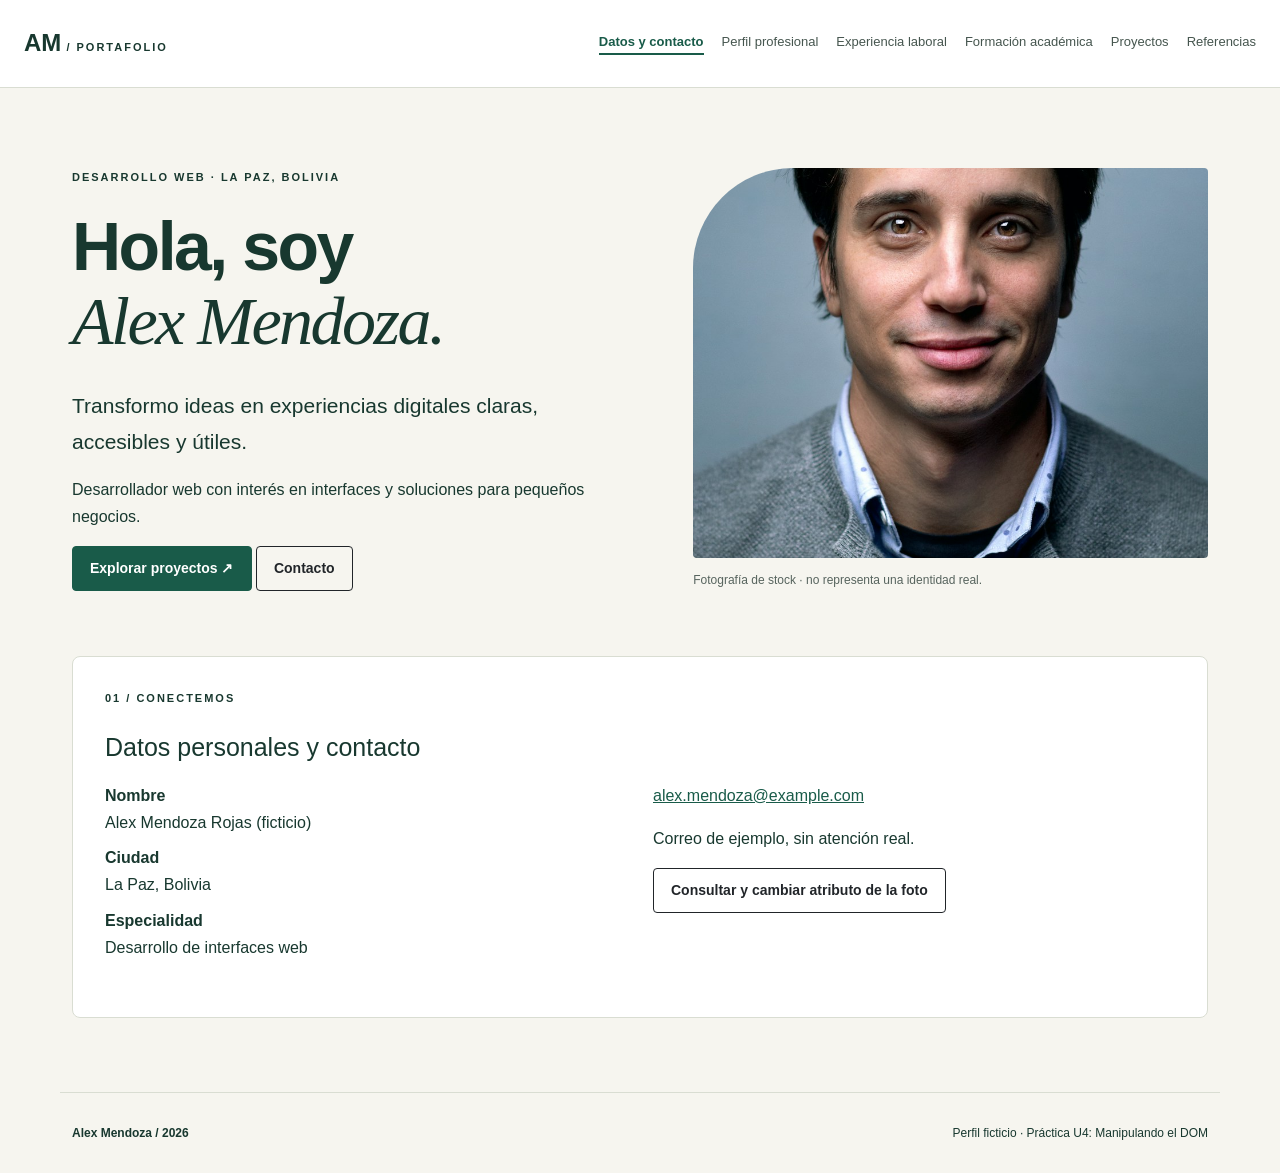
<file: index.html>
<!doctype html>
<html lang="es"><head><meta charset="utf-8"><meta name="viewport" content="width=device-width,initial-scale=1"><meta name="description" content="Perfil profesional ficticio de Alex Mendoza. Práctica académica de manipulación del DOM."><title>Datos y contacto | Alex Mendoza</title><link rel="stylesheet" href="vendor/bootstrap.min.css"><link rel="stylesheet" href="css/estilos.css"><script src="js/app.js" defer></script></head><body><a class="skip" href="#principal">Saltar al contenido</a><header><div class="nav-wrap"><a class="brand" href="index.html">AM<span> / PORTAFOLIO</span></a><nav aria-label="Navegación principal"><a href="index.html" aria-current="page">Datos y contacto</a><a href="perfil.html">Perfil profesional</a><a href="experiencia.html">Experiencia laboral</a><a href="formacion.html">Formación académica</a><a href="proyectos.html">Proyectos</a><a href="referencias.html">Referencias</a></nav></div></header><main id="principal" class="container"><section class="hero"><div><span class="eyebrow">DESARROLLO WEB · LA PAZ, BOLIVIA</span><h1>Hola, soy<br><em>Alex Mendoza.</em></h1><p class="lead">Transformo ideas en experiencias digitales claras, accesibles y útiles.</p><p>Desarrollador web con interés en interfaces y soluciones para pequeños negocios.</p><a class="btn btn-primary" href="proyectos.html">Explorar proyectos ↗</a> <a class="btn btn-outline-dark" href="#contacto">Contacto</a></div><figure><img id="foto" src="img/retrato.jpg" alt="Retrato fotográfico ilustrativo para el perfil profesional ficticio" width="640" height="480"><figcaption>Fotografía de stock · no representa una identidad real.</figcaption></figure></section><section id="contacto" class="panel"><span class="eyebrow">01 / CONECTEMOS</span><h2>Datos personales y contacto</h2><div class="grid"><dl><dt>Nombre</dt><dd>Alex Mendoza Rojas (ficticio)</dd><dt>Ciudad</dt><dd>La Paz, Bolivia</dd><dt>Especialidad</dt><dd>Desarrollo de interfaces web</dd></dl><div><p><a href="mailto:alex.mendoza@example.com">alex.mendoza@example.com</a></p><p>Correo de ejemplo, sin atención real.</p><button id="atributos" class="btn btn-outline-dark">Consultar y cambiar atributo de la foto</button><p id="estado-atributo" class="feedback" role="status"></p></div></div></section></main><footer class="container"><strong>Alex Mendoza / 2026</strong><span>Perfil ficticio · Práctica U4: Manipulando el DOM</span></footer></body></html>
</file>
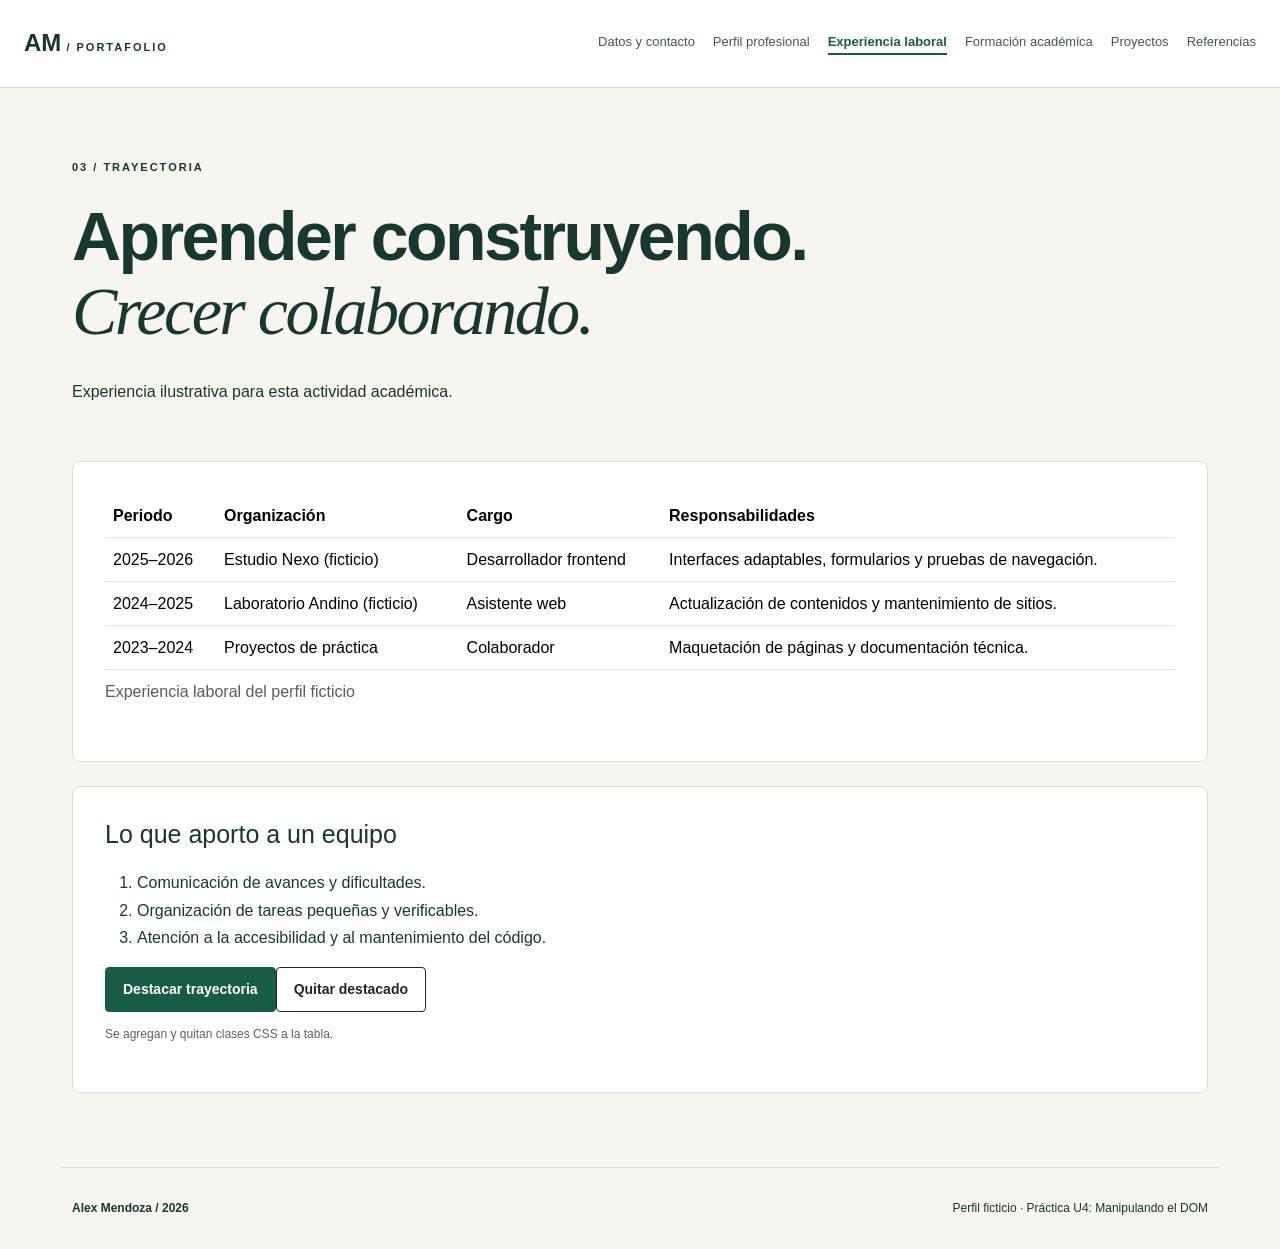
<file: experiencia.html>
<!doctype html>
<html lang="es"><head><meta charset="utf-8"><meta name="viewport" content="width=device-width,initial-scale=1"><meta name="description" content="Perfil profesional ficticio de Alex Mendoza. Práctica académica de manipulación del DOM."><title>Experiencia laboral | Alex Mendoza</title><link rel="stylesheet" href="vendor/bootstrap.min.css"><link rel="stylesheet" href="css/estilos.css"><script src="js/app.js" defer></script></head><body><a class="skip" href="#principal">Saltar al contenido</a><header><div class="nav-wrap"><a class="brand" href="index.html">AM<span> / PORTAFOLIO</span></a><nav aria-label="Navegación principal"><a href="index.html">Datos y contacto</a><a href="perfil.html">Perfil profesional</a><a href="experiencia.html" aria-current="page">Experiencia laboral</a><a href="formacion.html">Formación académica</a><a href="proyectos.html">Proyectos</a><a href="referencias.html">Referencias</a></nav></div></header><main id="principal" class="container"><section class="heading"><span class="eyebrow">03 / TRAYECTORIA</span><h1>Aprender construyendo.<br><em>Crecer colaborando.</em></h1><p>Experiencia ilustrativa para esta actividad académica.</p></section><div class="table-responsive panel"><table class="table table-hover"><caption>Experiencia laboral del perfil ficticio</caption><thead><tr><th>Periodo</th><th>Organización</th><th>Cargo</th><th>Responsabilidades</th></tr></thead><tbody><tr><td>2025–2026</td><td>Estudio Nexo (ficticio)</td><td>Desarrollador frontend</td><td>Interfaces adaptables, formularios y pruebas de navegación.</td></tr><tr><td>2024–2025</td><td>Laboratorio Andino (ficticio)</td><td>Asistente web</td><td>Actualización de contenidos y mantenimiento de sitios.</td></tr><tr><td>2023–2024</td><td>Proyectos de práctica</td><td>Colaborador</td><td>Maquetación de páginas y documentación técnica.</td></tr></tbody></table></div><section class="panel"><h2>Lo que aporto a un equipo</h2><ol><li>Comunicación de avances y dificultades.</li><li>Organización de tareas pequeñas y verificables.</li><li>Atención a la accesibilidad y al mantenimiento del código.</li></ol><button id="destacar" class="btn btn-primary" aria-pressed="false">Destacar trayectoria</button><button id="quitar-destacado" class="btn btn-outline-dark">Quitar destacado</button><p class="micro">Se agregan y quitan clases CSS a la tabla.</p></section></main><footer class="container"><strong>Alex Mendoza / 2026</strong><span>Perfil ficticio · Práctica U4: Manipulando el DOM</span></footer></body></html>
</file>
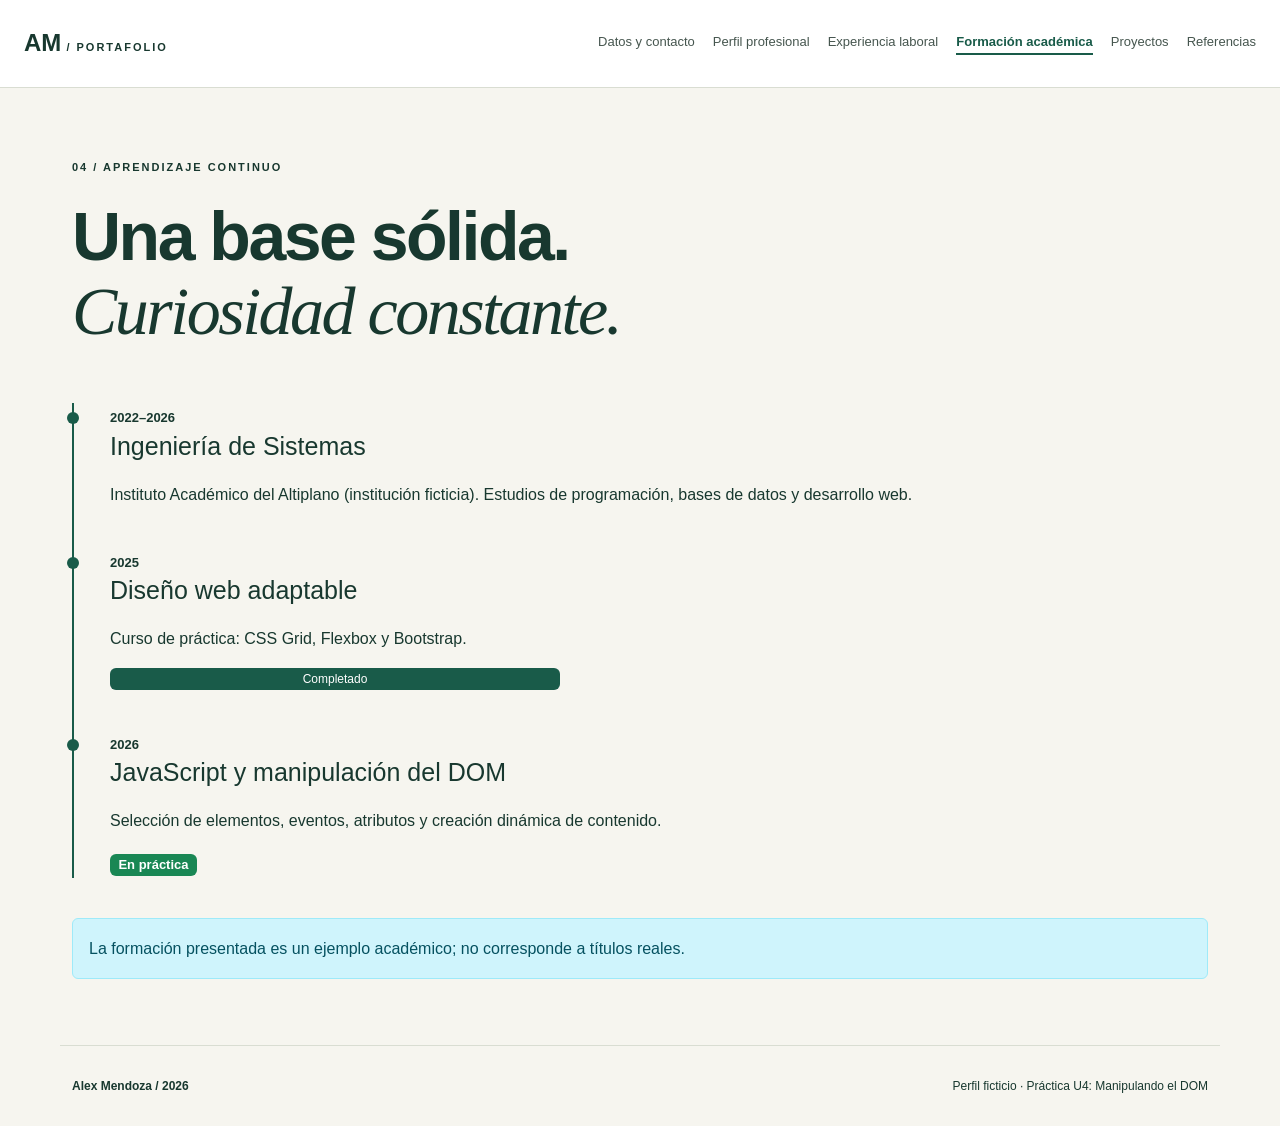
<file: formacion.html>
<!doctype html>
<html lang="es"><head><meta charset="utf-8"><meta name="viewport" content="width=device-width,initial-scale=1"><meta name="description" content="Perfil profesional ficticio de Alex Mendoza. Práctica académica de manipulación del DOM."><title>Formación académica | Alex Mendoza</title><link rel="stylesheet" href="vendor/bootstrap.min.css"><link rel="stylesheet" href="css/estilos.css"><script src="js/app.js" defer></script></head><body><a class="skip" href="#principal">Saltar al contenido</a><header><div class="nav-wrap"><a class="brand" href="index.html">AM<span> / PORTAFOLIO</span></a><nav aria-label="Navegación principal"><a href="index.html">Datos y contacto</a><a href="perfil.html">Perfil profesional</a><a href="experiencia.html">Experiencia laboral</a><a href="formacion.html" aria-current="page">Formación académica</a><a href="proyectos.html">Proyectos</a><a href="referencias.html">Referencias</a></nav></div></header><main id="principal" class="container"><section class="heading"><span class="eyebrow">04 / APRENDIZAJE CONTINUO</span><h1>Una base sólida.<br><em>Curiosidad constante.</em></h1></section><div class="timeline"><article><span>2022–2026</span><h2>Ingeniería de Sistemas</h2><p>Instituto Académico del Altiplano (institución ficticia). Estudios de programación, bases de datos y desarrollo web.</p></article><article><span>2025</span><h2>Diseño web adaptable</h2><p>Curso de práctica: CSS Grid, Flexbox y Bootstrap.</p><div class="progress" role="progressbar" aria-label="Avance del curso ilustrativo" aria-valuenow="100" aria-valuemin="0" aria-valuemax="100"><div class="progress-bar w-100">Completado</div></div></article><article><span>2026</span><h2>JavaScript y manipulación del DOM</h2><p>Selección de elementos, eventos, atributos y creación dinámica de contenido.</p><span class="badge text-bg-success">En práctica</span></article></div><div class="alert alert-info">La formación presentada es un ejemplo académico; no corresponde a títulos reales.</div></main><footer class="container"><strong>Alex Mendoza / 2026</strong><span>Perfil ficticio · Práctica U4: Manipulando el DOM</span></footer></body></html>
</file>
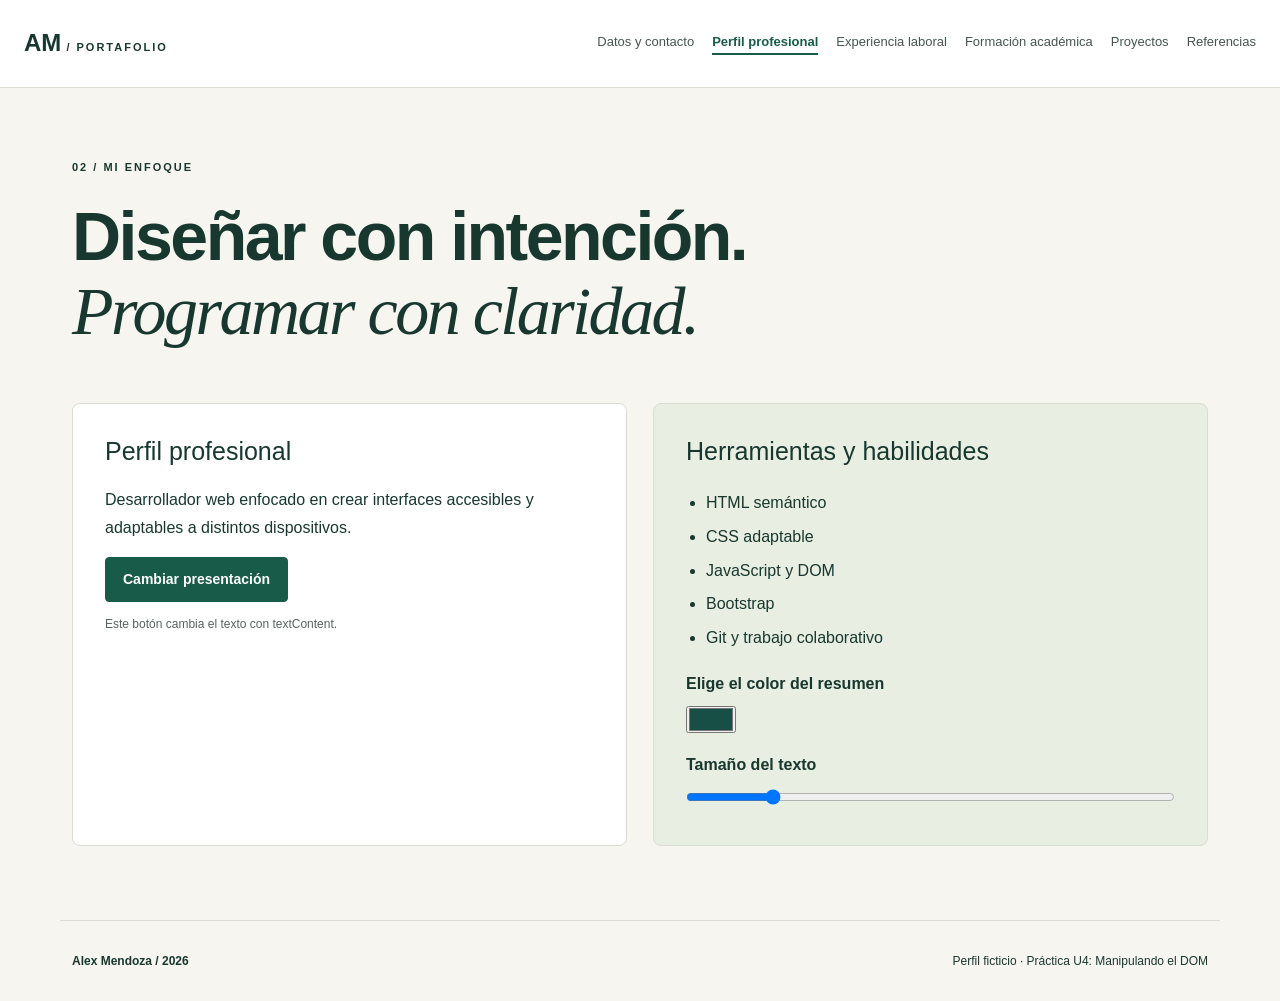
<file: perfil.html>
<!doctype html>
<html lang="es"><head><meta charset="utf-8"><meta name="viewport" content="width=device-width,initial-scale=1"><meta name="description" content="Perfil profesional ficticio de Alex Mendoza. Práctica académica de manipulación del DOM."><title>Perfil profesional | Alex Mendoza</title><link rel="stylesheet" href="vendor/bootstrap.min.css"><link rel="stylesheet" href="css/estilos.css"><script src="js/app.js" defer></script></head><body><a class="skip" href="#principal">Saltar al contenido</a><header><div class="nav-wrap"><a class="brand" href="index.html">AM<span> / PORTAFOLIO</span></a><nav aria-label="Navegación principal"><a href="index.html">Datos y contacto</a><a href="perfil.html" aria-current="page">Perfil profesional</a><a href="experiencia.html">Experiencia laboral</a><a href="formacion.html">Formación académica</a><a href="proyectos.html">Proyectos</a><a href="referencias.html">Referencias</a></nav></div></header><main id="principal" class="container"><section class="heading"><span class="eyebrow">02 / MI ENFOQUE</span><h1>Diseñar con intención.<br><em>Programar con claridad.</em></h1></section><div class="grid"><section class="panel"><h2>Perfil profesional</h2><p id="resumen">Desarrollador web enfocado en crear interfaces accesibles y adaptables a distintos dispositivos.</p><button id="contenido" class="btn btn-primary">Cambiar presentación</button><p class="micro">Este botón cambia el texto con textContent.</p></section><aside class="panel soft"><h2>Herramientas y habilidades</h2><ul class="skills"><li>HTML semántico</li><li>CSS adaptable</li><li>JavaScript y DOM</li><li>Bootstrap</li><li>Git y trabajo colaborativo</li></ul><label for="color">Elige el color del resumen</label><input type="color" id="color" value="#174f46"><label for="tamano">Tamaño del texto</label><input type="range" id="tamano" min="16" max="28" value="18"></aside></div></main><footer class="container"><strong>Alex Mendoza / 2026</strong><span>Perfil ficticio · Práctica U4: Manipulando el DOM</span></footer></body></html>
</file>
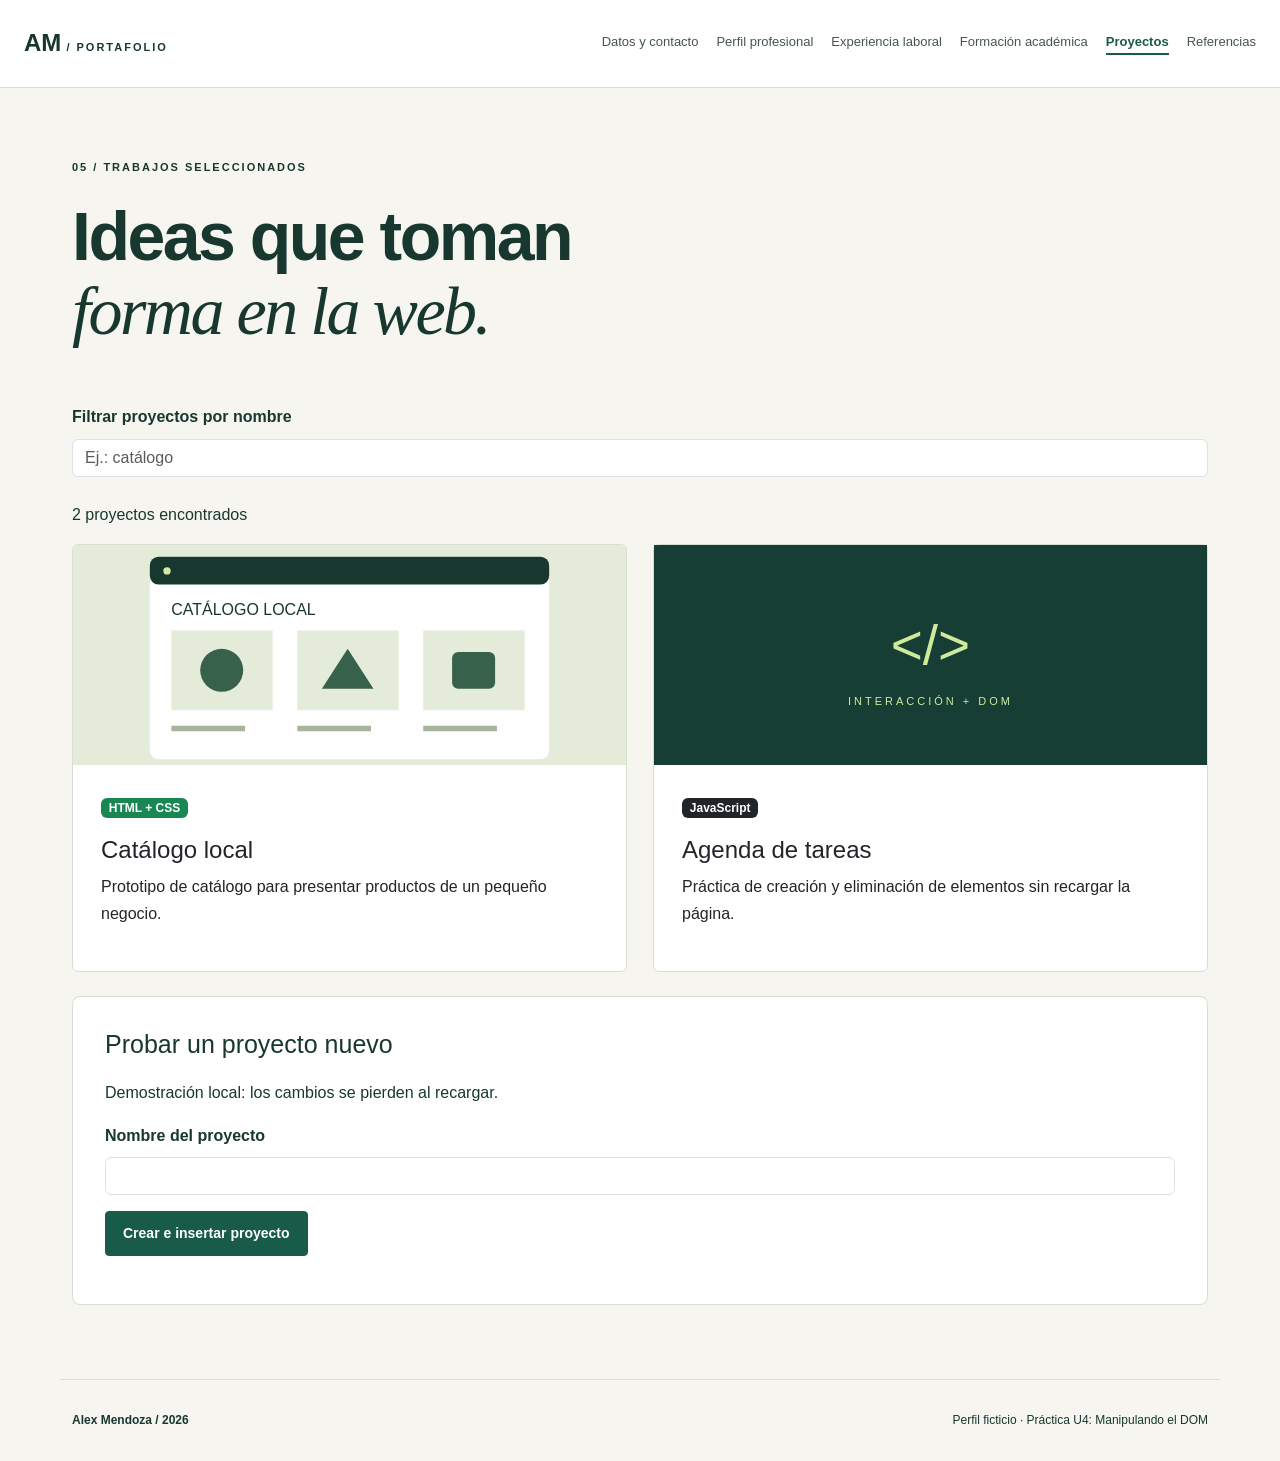
<file: proyectos.html>
<!doctype html>
<html lang="es"><head><meta charset="utf-8"><meta name="viewport" content="width=device-width,initial-scale=1"><meta name="description" content="Perfil profesional ficticio de Alex Mendoza. Práctica académica de manipulación del DOM."><title>Proyectos | Alex Mendoza</title><link rel="stylesheet" href="vendor/bootstrap.min.css"><link rel="stylesheet" href="css/estilos.css"><script src="js/app.js" defer></script></head><body><a class="skip" href="#principal">Saltar al contenido</a><header><div class="nav-wrap"><a class="brand" href="index.html">AM<span> / PORTAFOLIO</span></a><nav aria-label="Navegación principal"><a href="index.html">Datos y contacto</a><a href="perfil.html">Perfil profesional</a><a href="experiencia.html">Experiencia laboral</a><a href="formacion.html">Formación académica</a><a href="proyectos.html" aria-current="page">Proyectos</a><a href="referencias.html">Referencias</a></nav></div></header><main id="principal" class="container"><section class="heading"><span class="eyebrow">05 / TRABAJOS SELECCIONADOS</span><h1>Ideas que toman<br><em>forma en la web.</em></h1></section><label for="buscar">Filtrar proyectos por nombre</label><input class="form-control mb-4" id="buscar" type="search" placeholder="Ej.: catálogo"><p id="resultado-busqueda" role="status"></p><section id="lista-proyectos" class="projects"><article class="card proyecto"><img src="img/proyecto.svg" class="card-img-top" alt="Ilustración de un catálogo web"><div class="card-body"><span class="badge text-bg-success">HTML + CSS</span><h2 class="h4">Catálogo local</h2><p>Prototipo de catálogo para presentar productos de un pequeño negocio.</p></div></article><article class="card proyecto"><div class="project-cover">&lt;/&gt;<small>INTERACCIÓN + DOM</small></div><div class="card-body"><span class="badge text-bg-dark">JavaScript</span><h2 class="h4">Agenda de tareas</h2><p>Práctica de creación y eliminación de elementos sin recargar la página.</p></div></article></section><form id="form-proyecto" class="panel mt-4"><h2>Probar un proyecto nuevo</h2><p>Demostración local: los cambios se pierden al recargar.</p><label for="nombre-proyecto">Nombre del proyecto</label><input id="nombre-proyecto" class="form-control" required maxlength="60"><button type="submit" class="btn btn-primary mt-3">Crear e insertar proyecto</button><p id="aviso-proyecto" role="status"></p></form></main><footer class="container"><strong>Alex Mendoza / 2026</strong><span>Perfil ficticio · Práctica U4: Manipulando el DOM</span></footer></body></html>
</file>
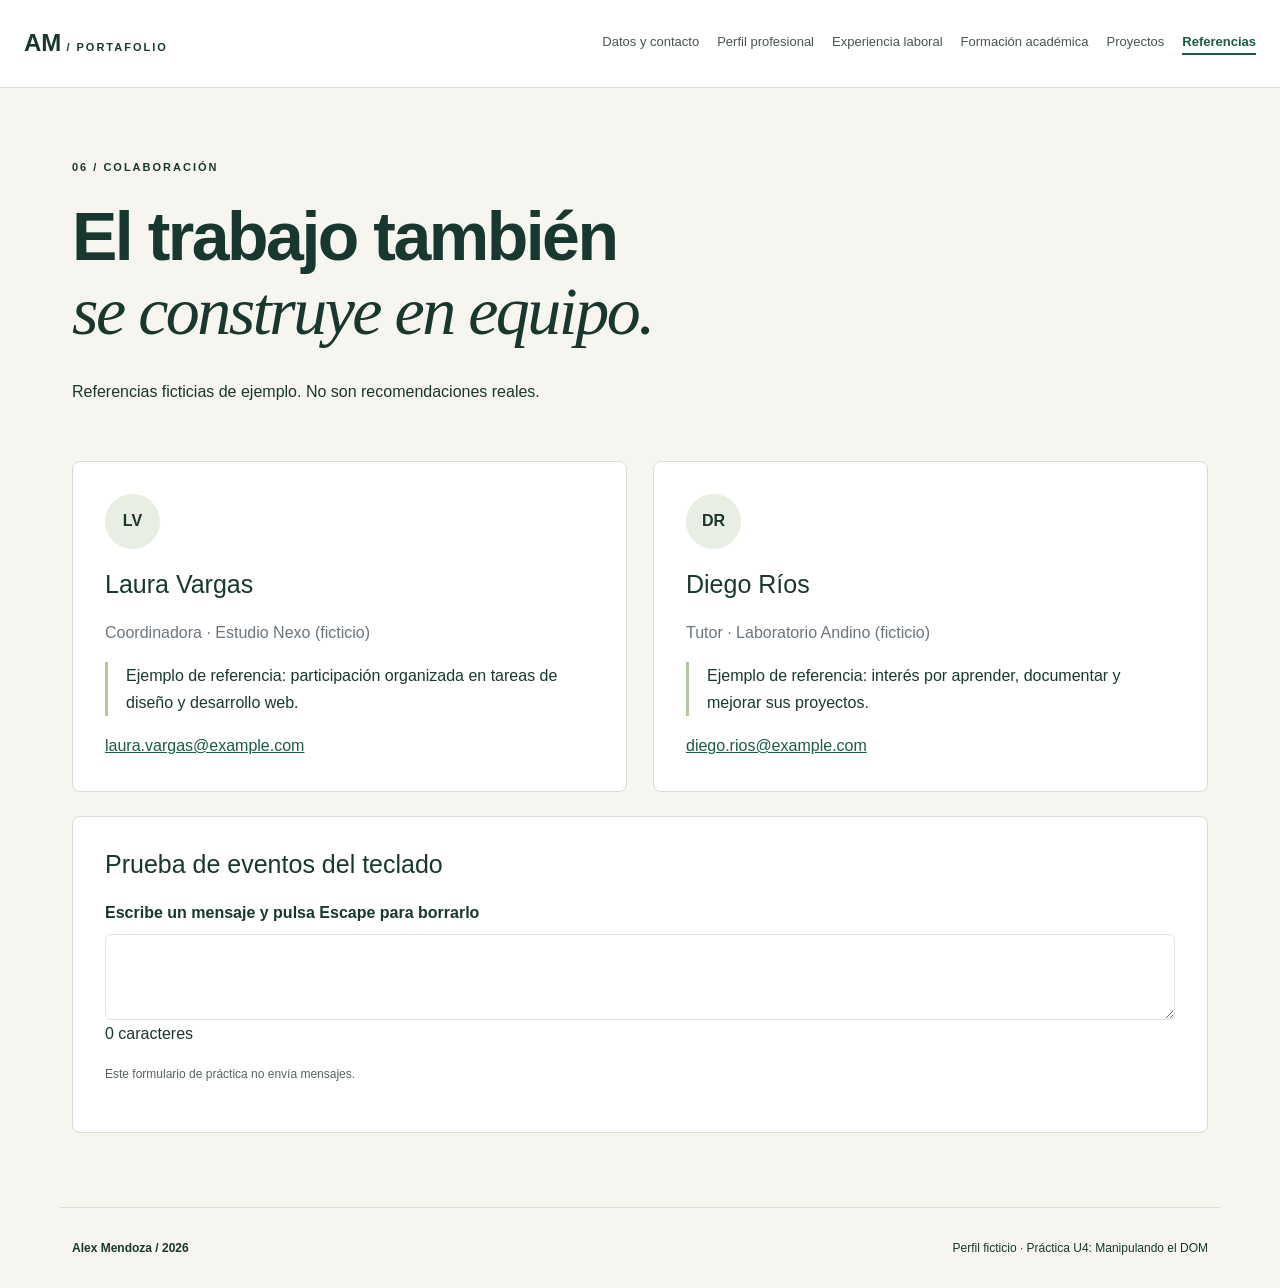
<file: referencias.html>
<!doctype html>
<html lang="es"><head><meta charset="utf-8"><meta name="viewport" content="width=device-width,initial-scale=1"><meta name="description" content="Perfil profesional ficticio de Alex Mendoza. Práctica académica de manipulación del DOM."><title>Referencias | Alex Mendoza</title><link rel="stylesheet" href="vendor/bootstrap.min.css"><link rel="stylesheet" href="css/estilos.css"><script src="js/app.js" defer></script></head><body><a class="skip" href="#principal">Saltar al contenido</a><header><div class="nav-wrap"><a class="brand" href="index.html">AM<span> / PORTAFOLIO</span></a><nav aria-label="Navegación principal"><a href="index.html">Datos y contacto</a><a href="perfil.html">Perfil profesional</a><a href="experiencia.html">Experiencia laboral</a><a href="formacion.html">Formación académica</a><a href="proyectos.html">Proyectos</a><a href="referencias.html" aria-current="page">Referencias</a></nav></div></header><main id="principal" class="container"><section class="heading"><span class="eyebrow">06 / COLABORACIÓN</span><h1>El trabajo también<br><em>se construye en equipo.</em></h1><p>Referencias ficticias de ejemplo. No son recomendaciones reales.</p></section><div class="grid"><article class="panel reference"><span class="initials">LV</span><h2>Laura Vargas</h2><p class="text-secondary">Coordinadora · Estudio Nexo (ficticio)</p><blockquote>Ejemplo de referencia: participación organizada en tareas de diseño y desarrollo web.</blockquote><a href="mailto:laura.vargas@example.com">laura.vargas@example.com</a></article><article class="panel reference"><span class="initials">DR</span><h2>Diego Ríos</h2><p class="text-secondary">Tutor · Laboratorio Andino (ficticio)</p><blockquote>Ejemplo de referencia: interés por aprender, documentar y mejorar sus proyectos.</blockquote><a href="mailto:diego.rios@example.com">diego.rios@example.com</a></article></div><section class="panel"><h2>Prueba de eventos del teclado</h2><label for="mensaje">Escribe un mensaje y pulsa Escape para borrarlo</label><textarea id="mensaje" class="form-control" rows="3" maxlength="200"></textarea><p id="contador" role="status">0 caracteres</p><p class="micro">Este formulario de práctica no envía mensajes.</p></section></main><footer class="container"><strong>Alex Mendoza / 2026</strong><span>Perfil ficticio · Práctica U4: Manipulando el DOM</span></footer></body></html>
</file>
<file: css/estilos.css>
:root{--ink:#18382f;--accent:#195b49;--paper:#f6f5ef;--line:#d9ddd2}*{box-sizing:border-box}body{background:var(--paper);color:var(--ink);font-family:Arial,sans-serif;line-height:1.7}header{border-bottom:1px solid var(--line);background:#fff}.nav-wrap{max-width:1280px;margin:auto;padding:23px 24px;display:flex;gap:30px;align-items:center;justify-content:space-between}.brand{font-weight:800;font-size:24px;text-decoration:none;color:var(--ink);white-space:nowrap}.brand span{font-size:11px;letter-spacing:2px}nav{display:flex;gap:18px;flex-wrap:wrap}nav a{font-size:13px;color:#46564f;text-decoration:none}nav a[aria-current]{border-bottom:2px solid var(--accent);color:var(--accent);font-weight:bold}.container{max-width:1160px}main{min-height:75vh;padding-top:55px;padding-bottom:50px}.hero{display:grid;grid-template-columns:1.1fr 1fr;align-items:center;gap:55px;padding:25px 0 65px}.eyebrow{font-size:11px;letter-spacing:2px;font-weight:700;display:block;margin-bottom:24px}h1{font-size:clamp(38px,5.5vw,68px);line-height:1.08;letter-spacing:-2.5px;margin-bottom:30px;font-weight:600}h1 em{font-family:Georgia,serif;font-weight:400}h2{font-size:25px;margin-bottom:20px}a{color:var(--accent)}.hero img{width:100%;height:390px;object-fit:cover;border-radius:100px 4px 4px 4px}.hero figure{margin:0}figcaption,.micro{font-size:12px;color:#57645e;margin-top:12px}.lead{font-size:21px}.btn{border-radius:4px;padding:11px 17px;font-weight:600;font-size:14px}.btn-primary{background:var(--accent);border-color:var(--accent)}.btn-primary:hover{background:#103e32;border-color:#103e32}.panel{padding:32px;background:#fff;border:1px solid var(--line);border-radius:8px;margin-bottom:24px}.grid{display:grid;grid-template-columns:1fr 1fr;gap:26px}.soft{background:#e9eee3}.heading{max-width:870px;margin:15px 0 55px}.skills{padding-left:20px;line-height:2.1}label{display:block;font-weight:600;margin:12px 0 8px}input[type=range]{width:100%}.feedback{margin-top:14px}.destacado{outline:3px solid #a1721a;background:#fffae8}.timeline{border-left:2px solid var(--accent);padding-left:36px;max-width:850px;margin-bottom:35px}.timeline article{position:relative;margin-bottom:40px}.timeline article:before{content:'';width:12px;height:12px;background:var(--accent);border-radius:50%;position:absolute;left:-43px;top:9px}.timeline article>span{font-weight:bold;font-size:13px}.progress{height:22px;max-width:450px}.progress-bar{background:var(--accent)}.projects{display:grid;grid-template-columns:repeat(2,1fr);gap:26px}.card{border-color:var(--line)}.card img,.project-cover{height:220px;object-fit:cover}.project-cover{display:grid;place-content:center;text-align:center;background:#173e35;color:#cdeb9b;font-size:55px}.project-cover small{font-size:11px;letter-spacing:3px}.card-body{padding:28px}.card-body h2{margin-top:16px}.initials{display:inline-grid;place-items:center;width:55px;height:55px;border-radius:50%;background:#e9eee3;margin-bottom:20px;font-weight:bold}blockquote{border-left:3px solid #b3c99b;padding-left:18px}footer{padding:30px 12px;border-top:1px solid var(--line);display:flex;justify-content:space-between;gap:20px;font-size:12px}.skip{position:absolute;left:-9999px}.skip:focus{left:10px;top:10px;background:white;padding:10px;z-index:10}:focus-visible{outline:3px solid #9b701e;outline-offset:3px}[hidden]{display:none!important}@media(max-width:850px){.nav-wrap{align-items:flex-start;flex-direction:column;gap:15px}.hero{grid-template-columns:1fr;gap:28px}.hero img{height:320px}main{padding-top:30px}.grid,.projects{grid-template-columns:1fr}nav{gap:12px}footer{flex-direction:column}.panel{padding:23px}h1{letter-spacing:-1px}}
</file>
